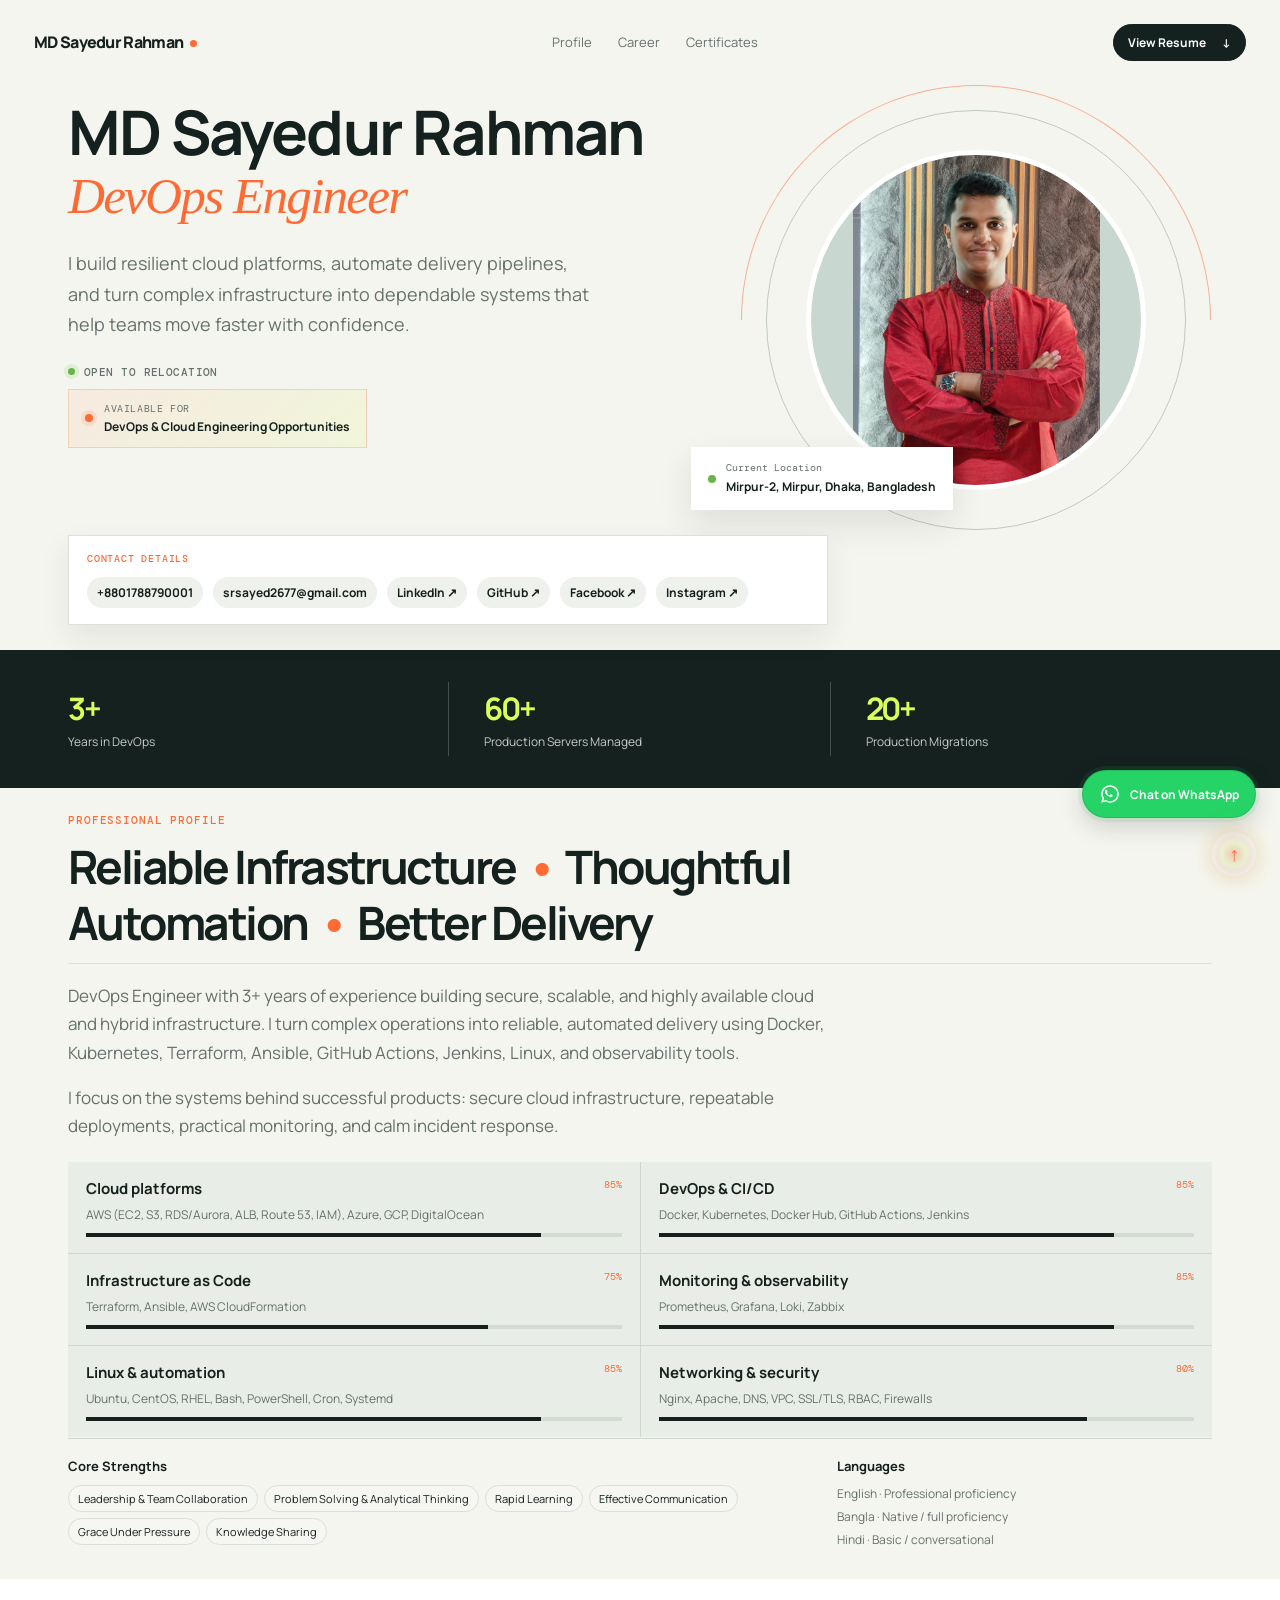
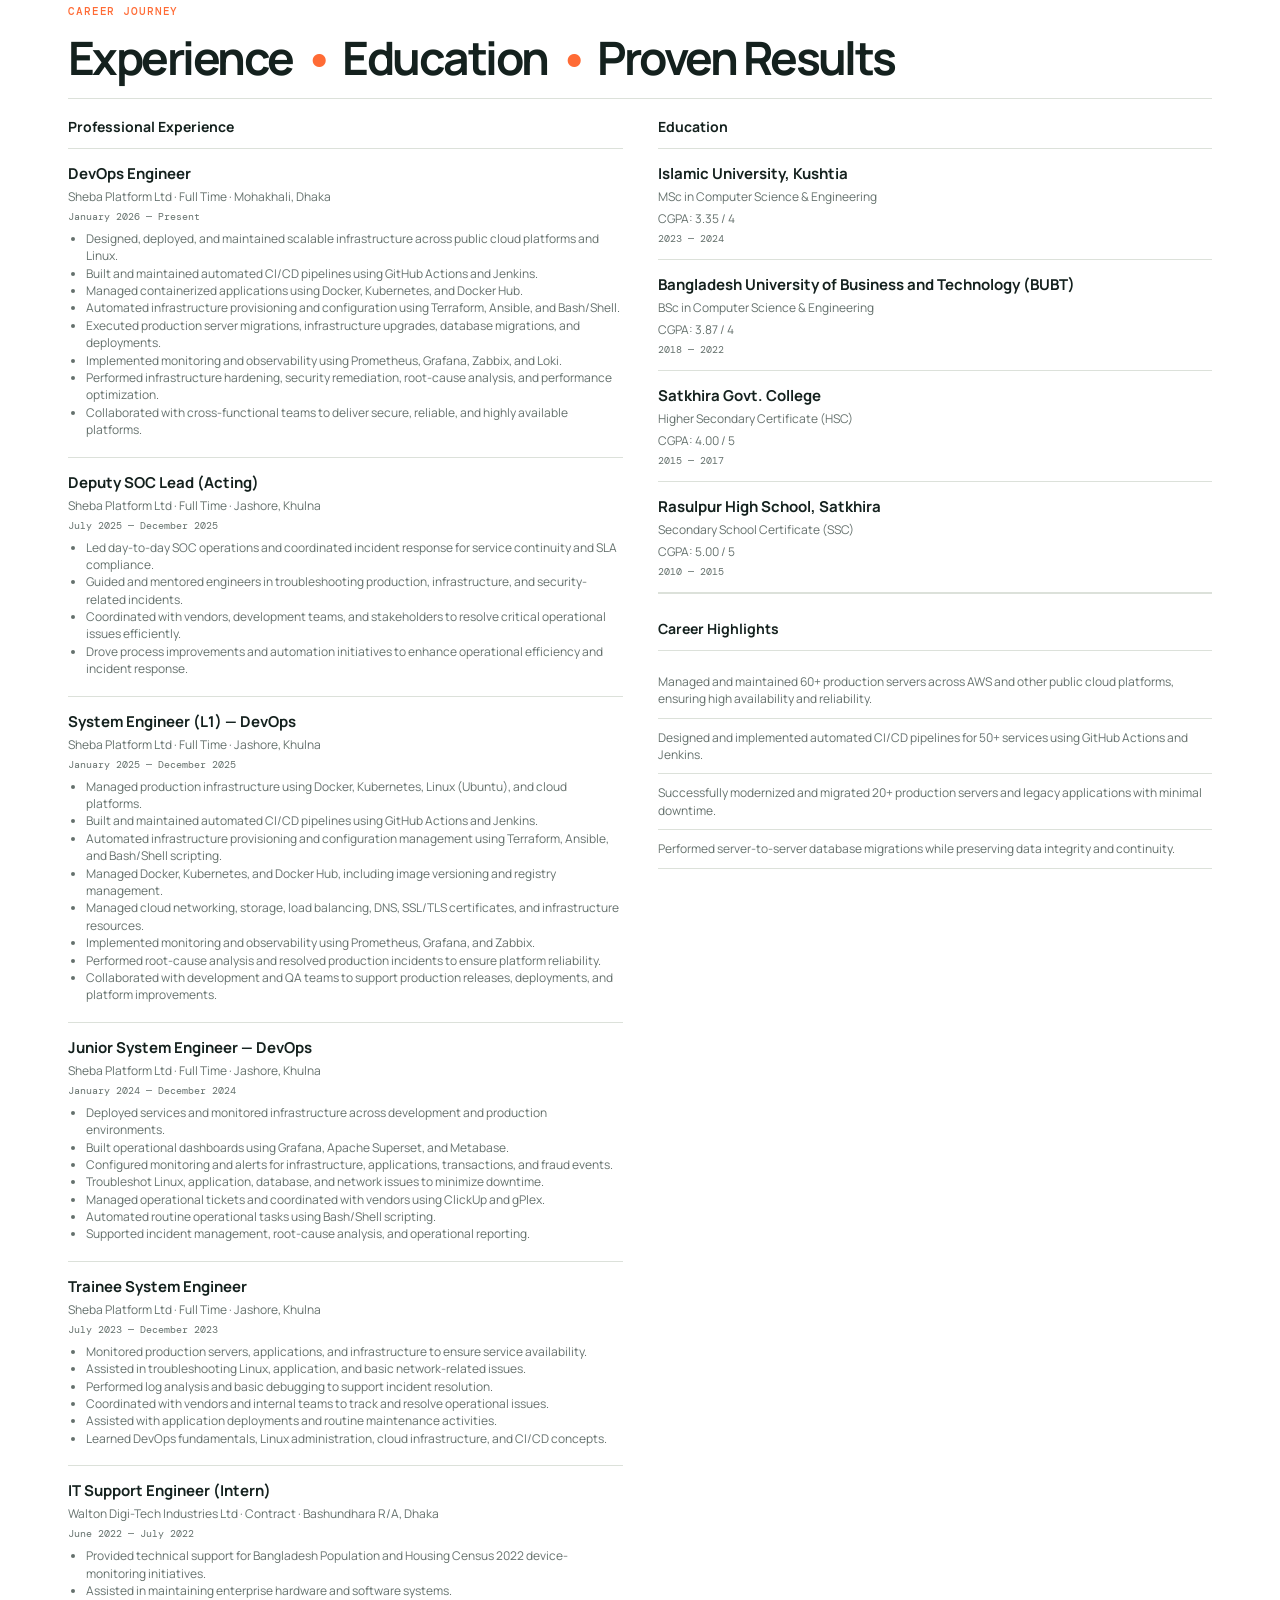
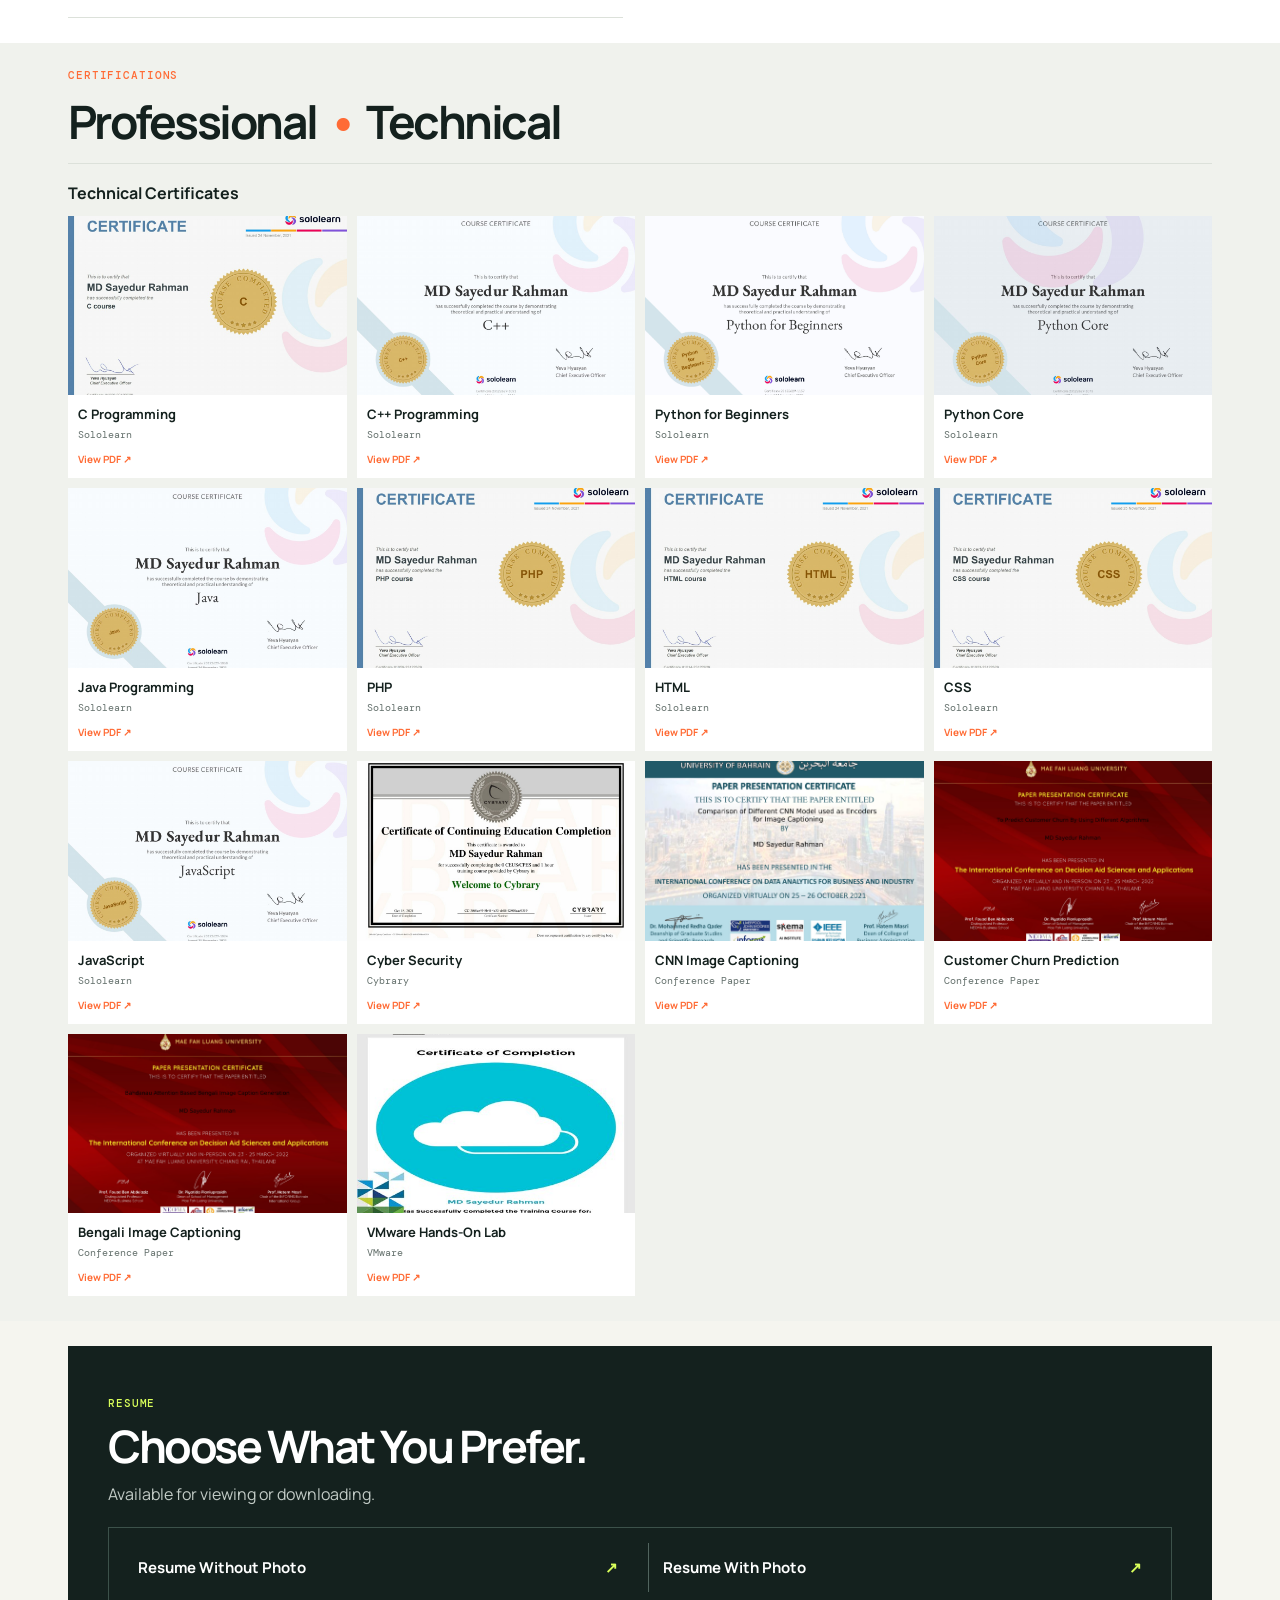
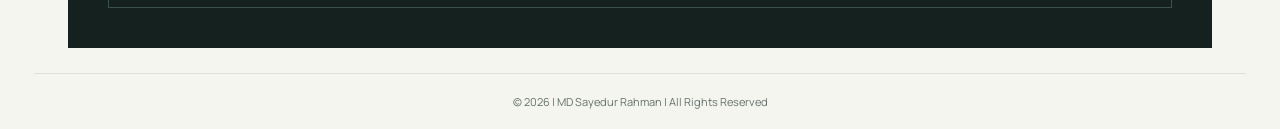
<file: index.html>
<!doctype html>
<html lang="en">

<head>
  <meta charset="utf-8">
  <meta name="viewport" content="width=device-width, initial-scale=1">
  <meta name="description" content="MD Sayedur Rahman — DevOps Engineer portfolio.">
  <title>MD Sayedur Rahman | DevOps Engineer &amp; Cloud Enthusiast</title>
  <link rel="preconnect" href="https://fonts.googleapis.com">
  <link rel="preconnect" href="https://fonts.gstatic.com" crossorigin>
  <link
    href="https://fonts.googleapis.com/css2?family=DM+Mono:wght@400;500&family=Manrope:wght@400;500;600;700;800&display=swap"
    rel="stylesheet">
  <link rel="icon" type="image/svg+xml" href="static/images/sr-icon.svg?v=1">
  <link rel="stylesheet" href="css/styles.css">
</head>

<body>
  <header class="site-header">
    <a class="brand" href="#home">MD Sayedur Rahman</a>
    <nav class="site-nav" aria-label="Primary Navigation">
      <a href="#profile">Profile</a>
      <a href="#career">Career</a>
      <a href="#certificates">Certificates</a>
    </nav>
    <a class="button button-small header-cv" href="#resume">View Resume <span>↓</span></a>
    <button class="menu-toggle" aria-label="Open Navigation" aria-expanded="false"><span></span><span></span></button>
  </header>

  <main>
    <section class="hero section" id="home">
      <div class="hero-copy reveal">
        <h1><span data-name></span><em>DevOps Engineer</em></h1>
        <p class="hero-intro" data-intro></p>
        <div class="hero-relocation">
          <span class="hero-relocation-dot"></span>
          <span>Open To Relocation</span>
        </div>
        <div class="hero-availability">
          <span class="hero-availability-dot"></span>
          <div>
            <small>Available For</small>
            <strong>DevOps &amp; Cloud Engineering Opportunities</strong>
          </div>
        </div>
      </div>
      <div class="hero-visual reveal">
        <div class="orbit orbit-one"></div>
        <div class="orbit orbit-two"></div>
        <div class="portrait-frame"><img data-photo src="static/images/SR.jpg" alt="MD Sayedur Rahman"></div>
        <div class="availability-card"><span class="pulse"></span>
          <div><small>Current Location</small><strong data-location></strong></div>
        </div>
      </div>
      <aside class="hero-contact reveal">
        <p>Contact Details</p><a data-phone href="#"></a><a data-email href="#"></a><a data-linkedin href="#"
          target="_blank">LinkedIn ↗</a><a data-github href="#" target="_blank">GitHub ↗</a><a data-facebook href="#"
          target="_blank">Facebook ↗</a><a data-instagram href="#" target="_blank">Instagram ↗</a>
      </aside>
    </section>

    <section class="stats-band" aria-label="Career Highlights">
      <div class="stats" data-stats></div>
    </section>

    <section class="section" id="profile">
      <div class="section-heading reveal">
        <p class="eyebrow">Professional Profile</p>
        <h2>Reliable Infrastructure <span>•</span> Thoughtful Automation <span>•</span> Better Delivery</h2>
      </div>
      <div class="profile-summary reveal">
        <p data-summary></p>
        <p>I focus on the systems behind successful products: secure cloud infrastructure, repeatable deployments,
          practical monitoring, and calm incident response.</p>
      </div>
      <div class="skills-grid" data-skills></div>
      <div class="people-skills reveal">
        <div>
          <h3>Core Strengths</h3>
          <div class="pill-list" data-soft-skills></div>
        </div>
        <div>
          <h3>Languages</h3>
          <div class="language-list" data-languages></div>
        </div>
      </div>
    </section>

    <section class="section career-section" id="career">
      <div class="section-heading reveal">
        <p class="eyebrow">Career Journey</p>
        <h2>Experience <span>•</span> Education <span>•</span> Proven Results</h2>
      </div>
      <div class="timeline-grid">
        <div class="timeline-column reveal">
          <h3>Professional Experience</h3>
          <div class="timeline" data-experience></div>
        </div>
        <div class="timeline-column reveal">
          <h3>Education</h3>
          <div class="timeline" data-education></div>
          <h3 class="impact-title">Career Highlights</h3>
          <div class="compact-achievements" data-achievements></div>
        </div>
      </div>
    </section>

    <section class="section certificates-section" id="certificates">
      <div class="section-heading reveal">
        <p class="eyebrow">Certifications</p>
        <h2>Professional <span>•</span> Technical</h2>
      </div>
      <div class="certificate-group professional-certificates reveal" hidden>
        <h3>Professional Certificates</h3>
        <div class="certificate-grid" data-professional-certificates></div>
      </div>
      <div class="certificate-group reveal">
        <h3>Technical Certificates</h3>
        <div class="certificate-grid" data-technical-certificates></div>
      </div>
    </section>

    <section class="section resume-section" id="resume">
      <div class="resume-banner reveal">
        <p class="eyebrow">Resume</p>
        <h2>Choose What You Prefer.</h2>
        <p>Available for viewing or downloading.</p>
        <div data-cv-links></div>
      </div>
    </section>
  </main>

  <footer>
    <p>© <span data-year></span> | <span data-name></span> | All Rights Reserved</p>
  </footer>

  <a class="whatsapp-chat" data-whatsapp href="#" target="_blank" rel="noopener noreferrer"
    aria-label="Chat with me on WhatsApp" title="Chat with me on WhatsApp">
    <svg viewBox="0 0 32 32" aria-hidden="true">
      <path
        d="M19.11 17.38c-.27-.14-1.6-.79-1.85-.88-.25-.09-.43-.14-.61.14-.18.27-.7.88-.86 1.06-.16.18-.32.2-.59.07-.27-.14-1.13-.42-2.15-1.33-.79-.7-1.33-1.57-1.49-1.84-.16-.27-.02-.42.12-.55.12-.12.27-.32.41-.48.14-.16.18-.27.27-.45.09-.18.05-.34-.02-.48-.07-.14-.61-1.47-.84-2.01-.22-.53-.45-.46-.61-.47h-.52c-.18 0-.48.07-.73.34-.25.27-.95.93-.95 2.27s.98 2.63 1.11 2.81c.14.18 1.93 2.95 4.68 4.14.65.28 1.16.45 1.56.58.66.21 1.26.18 1.73.11.53-.08 1.6-.65 1.82-1.29.23-.63.23-1.18.16-1.29-.07-.11-.25-.18-.52-.32z" />
      <path
        d="M16.01 3.2c-7.07 0-12.8 5.73-12.8 12.8 0 2.26.59 4.47 1.72 6.41L3.1 28.8l6.55-1.72a12.77 12.77 0 0 0 6.36 1.68h.01c7.07 0 12.8-5.73 12.8-12.8S23.08 3.2 16.01 3.2zm0 23.4h-.01a10.58 10.58 0 0 1-5.39-1.48l-.39-.23-3.89 1.02 1.04-3.79-.25-.39a10.58 10.58 0 1 1 8.89 4.87z" />
    </svg>
    <span class="whatsapp-chat-text">Chat on WhatsApp</span>
  </a>

  <button class="scroll-direction" type="button" aria-label="Scroll direction">
    ↓
  </button>

  <script src="js/portfolio.js"></script>
</body>

</html>
</file>
<file: css/styles.css>
:root {
  --ink: #14211e;
  --muted: #65716d;
  --paper: #f5f5ef;
  --white: #fff;
  --line: #dce1da;
  --lime: #d9ff5a;
  --orange: #ff6b35;
  --green: #67b644;

  --sans: "Manrope", sans-serif;
  --mono: "DM Mono", monospace;

  --space-property: 25px;
  --space-section: 25px;
}

/* =========================
   RESET / BASE
========================= */

* {
  box-sizing: border-box;
}

html {
  width: 100%;
  scroll-behavior: smooth;
  scroll-padding-top: 84px;
  overflow-x: hidden;
}

body {
  width: 100%;
  min-width: 0;
  margin: 0;
  overflow-x: hidden;
  background: var(--paper);
  color: var(--ink);
  font-family: var(--sans);
}

img {
  max-width: 100%;
}

a {
  color: inherit;
}

/* =========================
   HEADER
========================= */

.site-header {
  position: fixed;
  top: 0;
  left: 50%;
  z-index: 1000;

  display: flex;
  align-items: center;
  justify-content: space-between;
  gap: 24px;

  width: 100%;
  max-width: 1280px;
  height: 84px;
  padding: 0 34px;

  transform: translateX(-50%);
  background: rgba(245, 245, 239, 0.92);
  backdrop-filter: blur(14px);
}

main {
  width: 100%;
  padding-top: 75px;
}

.brand {
  font-size: 16px;
  font-weight: 800;
  letter-spacing: -0.7px;
  text-decoration: none;
  white-space: nowrap;
}

.brand::after {
  content: "";
  display: inline-block;
  width: 7px;
  height: 7px;
  margin-left: 7px;
  border-radius: 50%;
  background: var(--orange);
  vertical-align: middle;
}

.site-nav {
  display: flex;
  gap: 26px;
}

.site-nav a {
  color: var(--muted);
  font-size: 13px;
  text-decoration: none;
}

.site-nav a:hover {
  color: var(--ink);
}

.menu-toggle {
  display: none;
  border: 0;
  background: transparent;
}

.menu-toggle span {
  display: block;
  width: 20px;
  height: 2px;
  margin: 5px;
  background: var(--ink);
}

.button {
  display: inline-flex;
  align-items: center;
  gap: 16px;
  padding: 13px 19px;

  border: 1px solid var(--ink);
  border-radius: 999px;

  background: var(--ink);
  color: white;

  font-size: 13px;
  font-weight: 700;
  text-decoration: none;
}

.button:hover {
  border-color: var(--orange);
  background: var(--orange);
}

.button-small {
  padding: 9px 14px;
  font-size: 12px;
}

/* =========================
   COMMON SECTION
========================= */

.section {
  width: 100%;
  max-width: 1212px;
  min-width: 0;
  margin: auto;
  padding: var(--space-section) 34px;
}

.eyebrow {
  margin: 0 0 12px;
  color: var(--orange);
  font: 500 11px var(--mono);
  letter-spacing: 0.08em;
  text-transform: uppercase;
}

.eyebrow > span {
  display: inline-block;
  width: 8px;
  height: 8px;
  margin-right: 8px;
  border-radius: 50%;
  background: var(--orange);
}

/* =========================
   HERO
========================= */

.hero {
  position: relative;

  display: grid;
  grid-template-columns: minmax(0, 1.15fr) minmax(0, 0.85fr);
  align-items: start;
  gap: 35px;

  min-width: 0;
  min-height: 0;

  padding-top: var(--space-property);
  padding-bottom: 110px;
}

.hero-copy {
  display: flex;
  flex-direction: column;
  min-width: 0;
}

.hero h1 {
  max-width: 700px;
  margin: 0;

  letter-spacing: -0.075em;
  line-height: 1.03;
}

.hero h1 span {
  display: block;
  font-size: clamp(41px, 4.8vw, 70px);
}

.hero h1 em {
  display: block;
  margin-top: 7px;

  color: var(--orange);
  font-family: Georgia, serif;
  font-size: clamp(37px, 4vw, 62px);
  font-weight: 400;
}

.hero-intro {
  max-width: 535px;
  margin: var(--space-property) 0 0;

  color: var(--muted);
  font-size: 18px;
  line-height: 1.7;
}

.hero-relocation {
  display: flex;
  align-items: center;
  gap: 9px;

  width: fit-content;
  margin-top: var(--space-property);

  color: var(--muted);
  font: 500 11px var(--mono);
  letter-spacing: 0.04em;
  text-transform: uppercase;
}

.hero-relocation-dot {
  width: 7px;
  height: 7px;
  flex: 0 0 auto;

  border-radius: 50%;
  background: var(--green);
  box-shadow: 0 0 0 4px rgba(103, 182, 68, 0.14);
}

.hero-availability {
  display: flex;
  align-items: center;
  gap: 11px;

  width: fit-content;
  margin-top: 10px;
  padding: 12px 16px;

  border: 1px solid rgba(255, 107, 53, 0.25);

  background: linear-gradient(
    135deg,
    rgba(255, 107, 53, 0.08),
    rgba(217, 255, 90, 0.14)
  );
}

.hero-availability-dot {
  width: 8px;
  height: 8px;
  flex: 0 0 auto;

  border-radius: 50%;
  background: var(--orange);
  box-shadow: 0 0 0 4px rgba(255, 107, 53, 0.12);
}

.hero-availability small {
  display: block;
  margin-bottom: 3px;

  color: var(--muted);
  font: 10px var(--mono);
  letter-spacing: 0.06em;
  text-transform: uppercase;
}

.hero-availability strong {
  display: block;
  color: var(--ink);
  font-size: 12px;
  font-weight: 700;
}

/* =========================
   HERO VISUAL
========================= */

.hero-visual {
  position: relative;

  display: grid;
  place-items: center;

  height: 440px;
  min-width: 0;
}

.portrait-frame {
  z-index: 1;

  width: 340px;
  height: 340px;

  overflow: hidden;

  border: 5px solid var(--white);
  border-radius: 50%;

  background: #c8d8d1;
}

.portrait-frame img {
  width: 100%;
  height: 100%;

  object-fit: contain;
  object-position: center;
}

.orbit {
  position: absolute;
  top: 50%;
  left: 50%;

  border: 1px solid #bfc9c3;
  border-radius: 50%;

  pointer-events: none;

  transform: translate(-50%, -50%);
}

.orbit-one {
  width: 420px;
  height: 420px;
}

.orbit-two {
  width: 470px;
  height: 470px;

  border-color: rgba(255, 107, 53, 0.5);
  border-left-color: transparent;
  border-bottom-color: transparent;

  transform: translate(-50%, -50%) rotate(-45deg);
}

.availability-card {
  position: absolute;
  z-index: 2;

  bottom: 30px;
  left: 0;

  display: flex;
  align-items: center;
  gap: 10px;

  padding: 14px 17px;

  transform: translateX(-50px);

  background: var(--white);
  box-shadow: 0 14px 35px rgba(20, 33, 30, 0.1);
}

.availability-card small {
  display: block;
  color: var(--muted);
  font: 10px var(--mono);
}

.availability-card strong {
  font-size: 12px;
}

.pulse {
  width: 8px;
  height: 8px;
  flex: 0 0 auto;

  border-radius: 50%;
  background: var(--green);
}

/* =========================
   HERO CONTACT
========================= */

.hero-contact {
  position: absolute;
  z-index: 3;

  bottom: 25px;
  left: 34px;

  display: flex;
  flex-wrap: wrap;
  gap: 10px;

  max-width: 760px;
  padding: 16px 18px;

  border: 1px solid var(--line);
  background: var(--white);
  box-shadow: 0 12px 30px rgba(20, 33, 30, 0.08);
}

.hero-contact p {
  width: 100%;
  margin: 0 0 2px;

  color: var(--orange);
  font: 500 10px var(--mono);
  letter-spacing: 0.08em;
  text-transform: uppercase;
}

.hero-contact a {
  min-width: 0;
  padding: 7px 10px;

  border-radius: 999px;
  background: #eef1ec;

  font-size: 12px;
  font-weight: 700;
  text-decoration: none;
  white-space: nowrap;
}

.hero-contact a:hover {
  background: var(--ink);
  color: var(--lime);
}

/* =========================
   STATS
========================= */

.stats-band {
  width: 100%;
  background: var(--ink);
  color: white;
}

.stats {
  display: grid;
  grid-template-columns: repeat(3, minmax(0, 1fr));

  width: 100%;
  max-width: 1212px;
  min-width: 0;
  margin: auto;
  padding: 32px 34px;
}

.stat {
  min-width: 0;
  padding: 5px 35px;
  border-right: 1px solid #41504b;
}

.stat:first-child {
  padding-left: 0;
}

.stat:last-child {
  border-right: 0;
}

.stat strong {
  display: block;

  color: var(--lime);
  font-size: 31px;
  letter-spacing: -0.07em;
}

.stat span {
  color: #c5cbc8;
  font-size: 12px;
}

/* =========================
   GENERAL SECTIONS
========================= */

.section-heading {
  margin-bottom: 18px;
  padding-bottom: 12px;
  border-bottom: 1px solid var(--line);
}

.section-heading h2 {
  max-width: 950px;
  margin: 0;

  font-size: clamp(30px, 3.6vw, 50px);
  font-weight: 700;
  letter-spacing: -0.055em;
  line-height: 1.22;

  text-wrap: balance;
}

.section-heading h2 span {
  padding: 0 0.08em;
  color: var(--orange);
}

.profile-summary {
  max-width: 760px;
  margin-bottom: 22px;

  color: var(--muted);
  font-size: 17px;
  line-height: 1.65;
}

.skills-grid {
  display: grid;
  grid-template-columns: repeat(2, minmax(0, 1fr));
  gap: 1px;

  background: #cfd7cf;
}

.skill {
  min-width: 0;
  padding: 16px 18px;
  background: #e9ede7;
}

.skill-top {
  display: flex;
  justify-content: space-between;
  gap: 15px;
  min-width: 0;
}

.skill h3 {
  margin: 0;
  font-size: 15px;
}

.skill span {
  flex: 0 0 auto;
  color: var(--orange);
  font: 10px var(--mono);
}

.skill p {
  margin: 7px 0 10px;
  color: var(--muted);
  font-size: 12px;
}

.meter {
  height: 4px;
  background: #d3dbd3;
}

.meter i {
  display: block;
  height: 100%;
  background: var(--ink);
}

.people-skills {
  display: grid;
  grid-template-columns: minmax(0, 2fr) minmax(0, 1fr);
  gap: 20px;

  min-width: 0;
  margin-top: 1px;
  padding-top: 18px;

  border-top: 1px solid #cfd7cf;
}

.people-skills h3 {
  margin: 0 0 10px;
  font-size: 13px;
}

.pill-list {
  display: flex;
  flex-wrap: wrap;
  gap: 6px;
}

.pill-list span {
  padding: 5px 9px;

  border: 1px solid #d9dfd8;
  border-radius: 999px;

  background: #f6f7f3;
  font-size: 11px;
}

.language-list p {
  margin: 6px 0;
  color: var(--muted);
  font-size: 12px;
}

/* =========================
   CAREER
========================= */

.career-section,
.certificates-section {
  width: 100%;
  max-width: none;
  min-width: 0;

  padding-top: var(--space-section);
  padding-right: max(34px, calc((100% - 1212px) / 2 + 34px));
  padding-bottom: var(--space-section);
  padding-left: max(34px, calc((100% - 1212px) / 2 + 34px));
}

.career-section {
  background: var(--white);
}

.certificates-section {
  background: #f0f2ed;
}

.timeline-grid {
  display: grid;
  grid-template-columns: minmax(0, 1fr) minmax(0, 1fr);
  gap: 35px;
  min-width: 0;
}

.timeline-column {
  min-width: 0;
}

.timeline-column h3 {
  margin: 0 0 12px;
  font-size: 14px;
}

.timeline {
  border-top: 1px solid var(--line);
}

.timeline-item {
  position: relative;
  padding: 14px 0;
  border-bottom: 1px solid var(--line);
}

.timeline-item h4 {
  margin: 0 0 4px;
  font-size: 15px;
}

.timeline-item p,
.timeline-item time,
.timeline-item li {
  color: var(--muted);
  font-size: 12px;
}

.timeline-item p {
  margin: 4px 0;
}

.timeline-item time {
  display: block;
  margin-top: 5px;
  font: 10px var(--mono);
}

.education-cgpa {
  display: block;
  margin-top: 5px;
  color: var(--muted);
  font-size: 12px;
}

.timeline-item ul {
  margin: 7px 0 4px;
  padding-left: 18px;
  line-height: 1.45;
}

/* =========================
   CAREER HIGHLIGHTS
========================= */

.impact-title {
  margin: 35px 0 18px;
  padding: 25px 0 12px;

  border-top: 1px solid var(--line);
  border-bottom: 1px solid var(--line);
}

.impact-title h3 {
  margin: 0;
  font-size: 16px;
}

.compact-achievements article {
  padding: 10px 0;

  border-bottom: 1px solid var(--line);

  color: var(--muted);
  font-size: 12px;
  line-height: 1.45;
}

/* =========================
   CERTIFICATES
========================= */

.certificate-group {
  min-width: 0;
}

.certificate-group h3 {
  margin: 0 0 12px;
  font-size: 16px;
}

.professional-certificates {
  margin-top: 28px;
  padding-top: 22px;

  border-top: 1px solid #cfd7cf;
}

.certificate-grid {
  display: grid;
  grid-template-columns: repeat(4, minmax(0, 1fr));
  gap: 10px;

  min-width: 0;
}

.certificate-card {
  min-width: 0;
  overflow: hidden;
  background: var(--white);
}

.certificate-card img {
  display: block;
  width: 100%;
  aspect-ratio: 1.55;
  object-fit: cover;
}

.certificate-card div {
  min-width: 0;
  padding: 10px;
}

.certificate-card h4 {
  margin: 0;
  font-size: 13px;
}

.certificate-card p {
  margin: 5px 0;

  color: var(--muted);
  font: 10px var(--mono);
}

.certificate-card a {
  color: var(--orange);
  font-size: 10px;
  font-weight: 700;
  text-decoration: none;
}

/* =========================
   RESUME
========================= */

.resume-section {
  padding-top: var(--space-section);
  padding-bottom: var(--space-section);
}

.resume-banner {
  width: 100%;
  max-width: 100%;
  padding: 40px;

  background: var(--ink);
  color: var(--white);
}

.resume-banner .eyebrow {
  color: var(--lime);
}

.resume-banner h2 {
  max-width: 780px;
  margin: 0;

  font-size: clamp(29px, 3.5vw, 48px);
  letter-spacing: -0.055em;
  line-height: 1.18;

  text-wrap: balance;
}

.resume-banner > p {
  margin: 10px 0;
  color: #c2cbc6;
}

.resume-download {
  display: flex;
  gap: 16px;

  margin-top: 22px;
  padding: 15px;

  border: 1px solid #3c514a;
}

.resume-download a {
  flex: 1;
  min-width: 0;
  padding: 14px;

  border-left: 1px solid #51645e;

  color: white;
  font-size: 15px;
  font-weight: 700;
  text-decoration: none;
}

.resume-download a:first-child {
  border-left: 0;
}

.resume-download a:hover,
.resume-download span {
  color: var(--lime);
}

.resume-download span {
  float: right;
}

/* =========================
   FOOTER
========================= */

footer {
  width: 100%;
  max-width: 1212px;
  margin: auto;
  padding: 20px 34px;

  border-top: 1px solid var(--line);

  text-align: center;
}

footer p {
  margin: 0;
  color: var(--muted);
  font-size: 11px;
}

/* =========================
   ANIMATION
========================= */

.reveal {
  opacity: 0;
  transform: translateY(18px);
  transition: 0.6s ease;
}

.reveal.visible {
  opacity: 1;
  transform: none;
}

/* =========================
   FLOATING BUTTONS
========================= */

.scroll-direction,
.whatsapp-chat {
  position: fixed;
  z-index: 1100;
}

.scroll-direction {
  right: 24px;
  bottom: 24px;

  display: flex;
  align-items: center;
  justify-content: center;

  width: 44px;
  height: 44px;
  padding: 0;

  border: 0;
  -webkit-appearance: none;
  appearance: none;
  outline: none;
  -webkit-tap-highlight-color: transparent;
  touch-action: manipulation;

  border-radius: 50%;

  background: radial-gradient(
    circle,
    rgba(255, 107, 53, 0.28) 0%,
    rgba(217, 255, 90, 0.18) 38%,
    rgba(255, 107, 53, 0.08) 55%,
    transparent 75%
  );

  color: var(--orange);
  font: 500 20px var(--mono);
  line-height: 1;

  cursor: pointer;

  box-shadow:
    0 0 18px rgba(255, 107, 53, 0.2),
    0 0 30px rgba(217, 255, 90, 0.16);

  filter: drop-shadow(0 5px 9px rgba(20, 33, 30, 0.22));

  transition:
    color 0.25s ease,
    transform 0.25s ease,
    filter 0.25s ease,
    box-shadow 0.25s ease;
}

.scroll-direction:hover {
  color: var(--ink);
  transform: scale(1.12);

  box-shadow:
    0 0 22px rgba(255, 107, 53, 0.28),
    0 0 38px rgba(217, 255, 90, 0.22);

  filter: drop-shadow(0 6px 12px rgba(20, 33, 30, 0.28));
}

.scroll-direction:active {
  transform: scale(1);
}

.scroll-direction:focus,
.scroll-direction:focus-visible {
  outline: none;
}

.whatsapp-chat {
  right: 24px;
  bottom: 82px;

  display: inline-flex;
  align-items: center;
  gap: 9px;

  padding: 12px 16px;

  border: 1px solid rgba(20, 33, 30, 0.12);
  border-radius: 999px;

  background: #25d366;
  color: #fff;

  text-decoration: none;

  box-shadow:
    0 8px 24px rgba(20, 33, 30, 0.18),
    0 0 0 4px rgba(37, 211, 102, 0.1);

  transition:
    transform 0.25s ease,
    box-shadow 0.25s ease;
}

.whatsapp-chat svg {
  width: 22px;
  height: 22px;
  flex: 0 0 auto;
  fill: currentColor;
}

.whatsapp-chat-text {
  font-size: 12px;
  font-weight: 700;
  white-space: nowrap;
}

.whatsapp-chat:hover {
  transform: translateY(-3px) scale(1.03);

  box-shadow:
    0 12px 30px rgba(20, 33, 30, 0.22),
    0 0 0 5px rgba(37, 211, 102, 0.13);
}

.whatsapp-chat:active {
  transform: scale(0.97);
}

/* =========================
   TABLET
========================= */

@media (min-width: 761px) and (max-width: 1000px) {
  :root {
    --space-property: 10px;
    --space-section: 20px;
  }

  .hero {
    display: flex;
    flex-direction: column;
    align-items: stretch;
    gap: 0;

    width: 100%;
    max-width: 100%;

    padding-top: var(--space-property);
    padding-bottom: var(--space-section);
  }

  .hero-copy {
    width: 100%;
  }

  .hero-visual {
    width: 100%;
    height: 420px;
    min-height: 420px;
    margin-top: 6px;
    overflow: visible;
  }

  .portrait-frame {
    width: 300px;
    height: 300px;
  }

  .orbit-one {
    width: 370px;
    height: 370px;
  }

  .orbit-two {
    width: 420px;
    height: 420px;
  }

  .availability-card {
    left: 50%;
    bottom: 20px;

    transform: translateX(-50%);

    white-space: nowrap;
  }

  .hero-contact {
    position: relative;

    left: auto;
    right: auto;
    bottom: auto;

    width: 100%;
    max-width: none;
    margin-top: 0;
  }

  .section-heading {
    margin-bottom: 15px;
    padding-bottom: 10px;
  }

  .profile-summary {
    margin-bottom: 18px;
    line-height: 1.6;
  }

  .skill {
    padding: 14px 16px;
  }

  .people-skills {
    gap: 18px;
    padding-top: 15px;
  }

  .timeline-grid {
    gap: 25px;
  }

  .timeline-item {
    padding: 12px 0;
  }

  .impact-title {
    margin-top: 35px;
    margin-bottom: 18px;
    padding-top: 25px;
    padding-bottom: 12px;
  }

  .compact-achievements article {
    padding: 9px 0;
  }

  .professional-certificates {
    margin-top: 24px;
    padding-top: 18px;
  }

  .certificate-grid {
    gap: 9px;
  }

  .resume-banner {
    padding: 32px;
  }

  .resume-download {
    margin-top: 18px;
    padding: 13px;
  }

  .scroll-direction {
    right: 18px;
    bottom: 24px;
  }

  .whatsapp-chat {
    right: 18px;
    bottom: 78px;
  }

  footer {
    padding-top: 18px;
    padding-bottom: 18px;
  }
}

/* =========================
   MOBILE
========================= */

@media (max-width: 760px) {
  :root {
    --space-property: 15px;
    --space-section: 15px;

    --hero-name-gap: 7px;
    --hero-main-gap: 15px;
    --hero-relocation-gap: 7px;
  }

  html {
    scroll-padding-top: 70px;
  }

  .site-header {
    left: 0;

    width: 100%;
    max-width: none;
    height: 70px;
    padding: 0 20px;

    transform: none;
    gap: 10px;
  }

  main {
    padding-top: 50px;
  }

  .brand {
    max-width: 155px;
    overflow: hidden;
    text-overflow: ellipsis;
    font-size: 13px;
  }

  .header-cv {
    display: inline-flex;
    margin-left: auto;
  }

  .menu-toggle {
    display: block;
    flex: 0 0 auto;
    padding: 4px;
  }

  .site-nav {
    position: absolute;
    top: 70px;
    right: 0;
    left: 0;

    display: none;
    flex-direction: column;

    padding: 15px 20px;

    background: var(--paper);
    box-shadow: 0 15px 20px rgba(0, 0, 0, 0.08);
  }

  .site-nav.open {
    display: flex;
  }

  .section {
    width: 100%;
    max-width: 100%;
    padding: var(--space-section) 20px;
  }

  /* =========================
     HERO MOBILE SPACING
  ========================= */

  .hero {
    display: flex;
    flex-direction: column;
    align-items: stretch;
    gap: 0;

    width: 100%;
    max-width: 100%;

    padding-top: var(--hero-main-gap);
    padding-bottom: var(--hero-main-gap);
  }

  .hero-copy {
    width: 100%;
    flex: 0 0 auto;
  }

  .hero h1 {
    max-width: 100%;
    margin: 0;
  }

  /* NAME → DEVOPS = 7px */

  .hero h1 span {
    display: block;
    margin: 0;
    font-size: clamp(38px, 11vw, 43px);
  }

  .hero h1 em {
    display: block;
    margin-top: var(--hero-name-gap);
    font-size: clamp(35px, 10vw, 39px);
  }

  /* DEVOPS → INTRO = 15px */

  .hero-intro {
    max-width: 100%;
    margin-top: var(--hero-main-gap);

    font-size: 16px;
    line-height: 1.6;
  }

  /* INTRO → RELOCATION = 15px */

  .hero-relocation {
    margin-top: var(--hero-main-gap);
  }

  /* RELOCATION → AVAILABLE = 7px */

  .hero-availability {
    width: 100%;
    max-width: 100%;

    margin-top: var(--hero-relocation-gap);
    padding: 12px 14px;
  }

  .hero-availability strong {
    font-size: 11px;
  }

  /*
    AVAILABLE → CIRCLE = 15px

    The visual container is exactly the size
    of the largest mobile orbit.
  */

  .hero-visual {
    position: relative;

    display: grid;
    place-items: center;

    width: 100%;
    height: 285px;
    min-height: 285px;

    margin-top: var(--hero-main-gap);

    overflow: visible;
  }

  .portrait-frame {
    width: 225px;
    height: 225px;
  }

  .orbit-one {
    width: 250px;
    height: 250px;
  }

  .orbit-two {
    width: 285px;
    height: 285px;
  }

  /*
    CURRENT LOCATION is anchored at the
    bottom of the visual area.
  */

  .availability-card {
    left: 50%;
    bottom: 0;

    transform: translateX(-50%);

    white-space: nowrap;
  }

  /* CURRENT LOCATION → CONTACT = 15px */

  .hero-contact {
    position: relative;

    left: auto;
    right: auto;
    bottom: auto;

    display: grid;
    grid-template-columns: repeat(2, minmax(0, 1fr));
    gap: 7px;

    width: 100%;
    max-width: 100%;

    margin-top: var(--hero-main-gap);
    padding: 14px;
  }

  .hero-contact p {
    grid-column: 1 / -1;

    width: 100%;
    margin: 0 0 2px;
  }

  .hero-contact a {
    width: 100%;
    min-width: 0;
    max-width: 100%;

    overflow: hidden;
    text-overflow: ellipsis;

    padding: 7px 10px;

    text-align: center;
    font-size: 10px;
    white-space: nowrap;
  }

  /*
    CONTACT → NEXT SECTION = 15px

    This is controlled by hero bottom padding.
  */

  .stats {
    width: 100%;
    max-width: 100%;
    padding: 22px 20px;
  }

  .stat {
    min-width: 0;
    padding: 3px 10px;
  }

  .stat strong {
    font-size: 25px;
  }

  .stat span {
    display: block;
    font-size: 10px;
    line-height: 1.2;
  }

  .skills-grid,
  .timeline-grid,
  .people-skills {
    grid-template-columns: minmax(0, 1fr);
  }

  .timeline-column + .timeline-column {
    margin-top: -20px;
  }

  .career-section,
  .certificates-section {
    width: 100%;
    max-width: none;
    padding: var(--space-section) 20px;
  }

  .certificate-grid {
    grid-template-columns: repeat(2, minmax(0, 1fr));
    gap: 8px;
  }

  .resume-section {
    padding-top: var(--space-section);
    padding-bottom: var(--space-section);
  }

  .resume-banner {
    width: 100%;
    max-width: 100%;
    padding: 25px 18px;
  }

  .resume-banner > p {
    margin: 8px 0;
    line-height: 1.5;
  }

  .resume-download {
    display: block;

    width: 100%;
    max-width: 100%;

    margin-top: 15px;
    padding: 11px 13px;
  }

  .resume-download a {
    display: block;

    width: 100%;
    min-width: 0;
    padding: 11px 0;

    border-top: 1px solid #51645e;
    border-left: 0;

    overflow-wrap: anywhere;
  }

  .resume-download a:first-child {
    border-top: 0;
  }

  footer {
    width: 100%;
    max-width: 100%;
    padding: 16px 20px;
  }

  .reveal {
    opacity: 1;
    transform: none;
  }

  .scroll-direction {
    right: 14px;
    bottom: 18px;

    width: 40px;
    height: 40px;

    font-size: 18px;
  }

  .whatsapp-chat {
    right: 14px;
    bottom: 68px;

    width: 46px;
    height: 46px;
    padding: 0;

    justify-content: center;
  }

  .whatsapp-chat svg {
    width: 24px;
    height: 24px;
  }

  .whatsapp-chat-text {
    display: none;
  }
}

/* =========================
   SMALL MOBILE
========================= */

@media (max-width: 430px) {
  .site-header {
    padding: 0 14px;
  }

  .brand {
    max-width: 125px;
    font-size: 12px;
  }

  .header-cv {
    padding: 8px 11px;
    font-size: 10px;
  }

  .hero h1 span {
    font-size: 38px;
  }

  .hero h1 em {
    font-size: 35px;
  }

  .hero-intro {
    font-size: 15px;
  }

  .hero-contact {
    padding: 12px;
  }

  .hero-contact a {
    padding: 7px 5px;
    font-size: 9px;
  }

  .stats {
    padding-right: 12px;
    padding-left: 12px;
  }

  .stat {
    padding-right: 6px;
    padding-left: 6px;
  }

  .stat strong {
    font-size: 22px;
  }

  .stat span {
    font-size: 9px;
  }

  .certificate-grid {
    gap: 6px;
  }

  .scroll-direction {
    right: 9px;
    bottom: 15px;

    width: 36px;
    height: 36px;

    font-size: 17px;
  }

  .whatsapp-chat {
    right: 9px;
    bottom: 60px;

    width: 42px;
    height: 42px;
  }

  .whatsapp-chat svg {
    width: 22px;
    height: 22px;
  }
}
</file>
